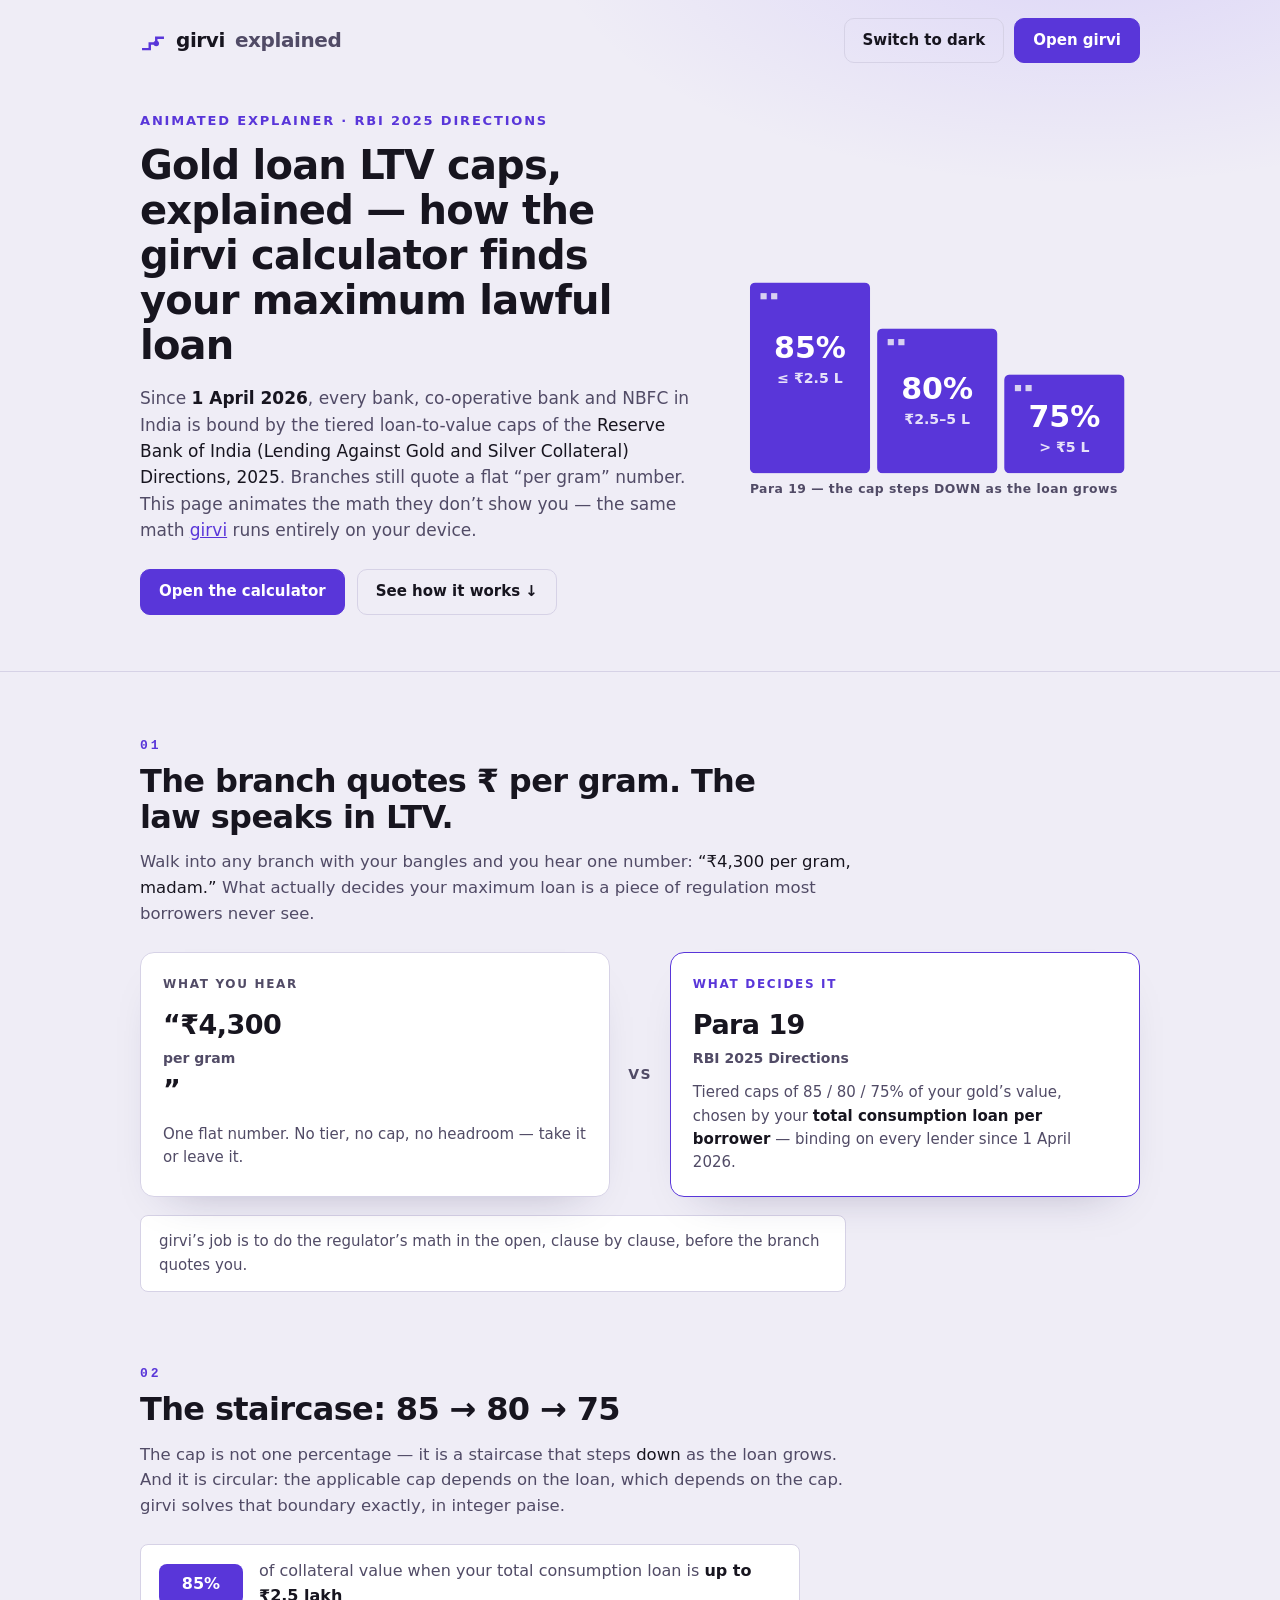
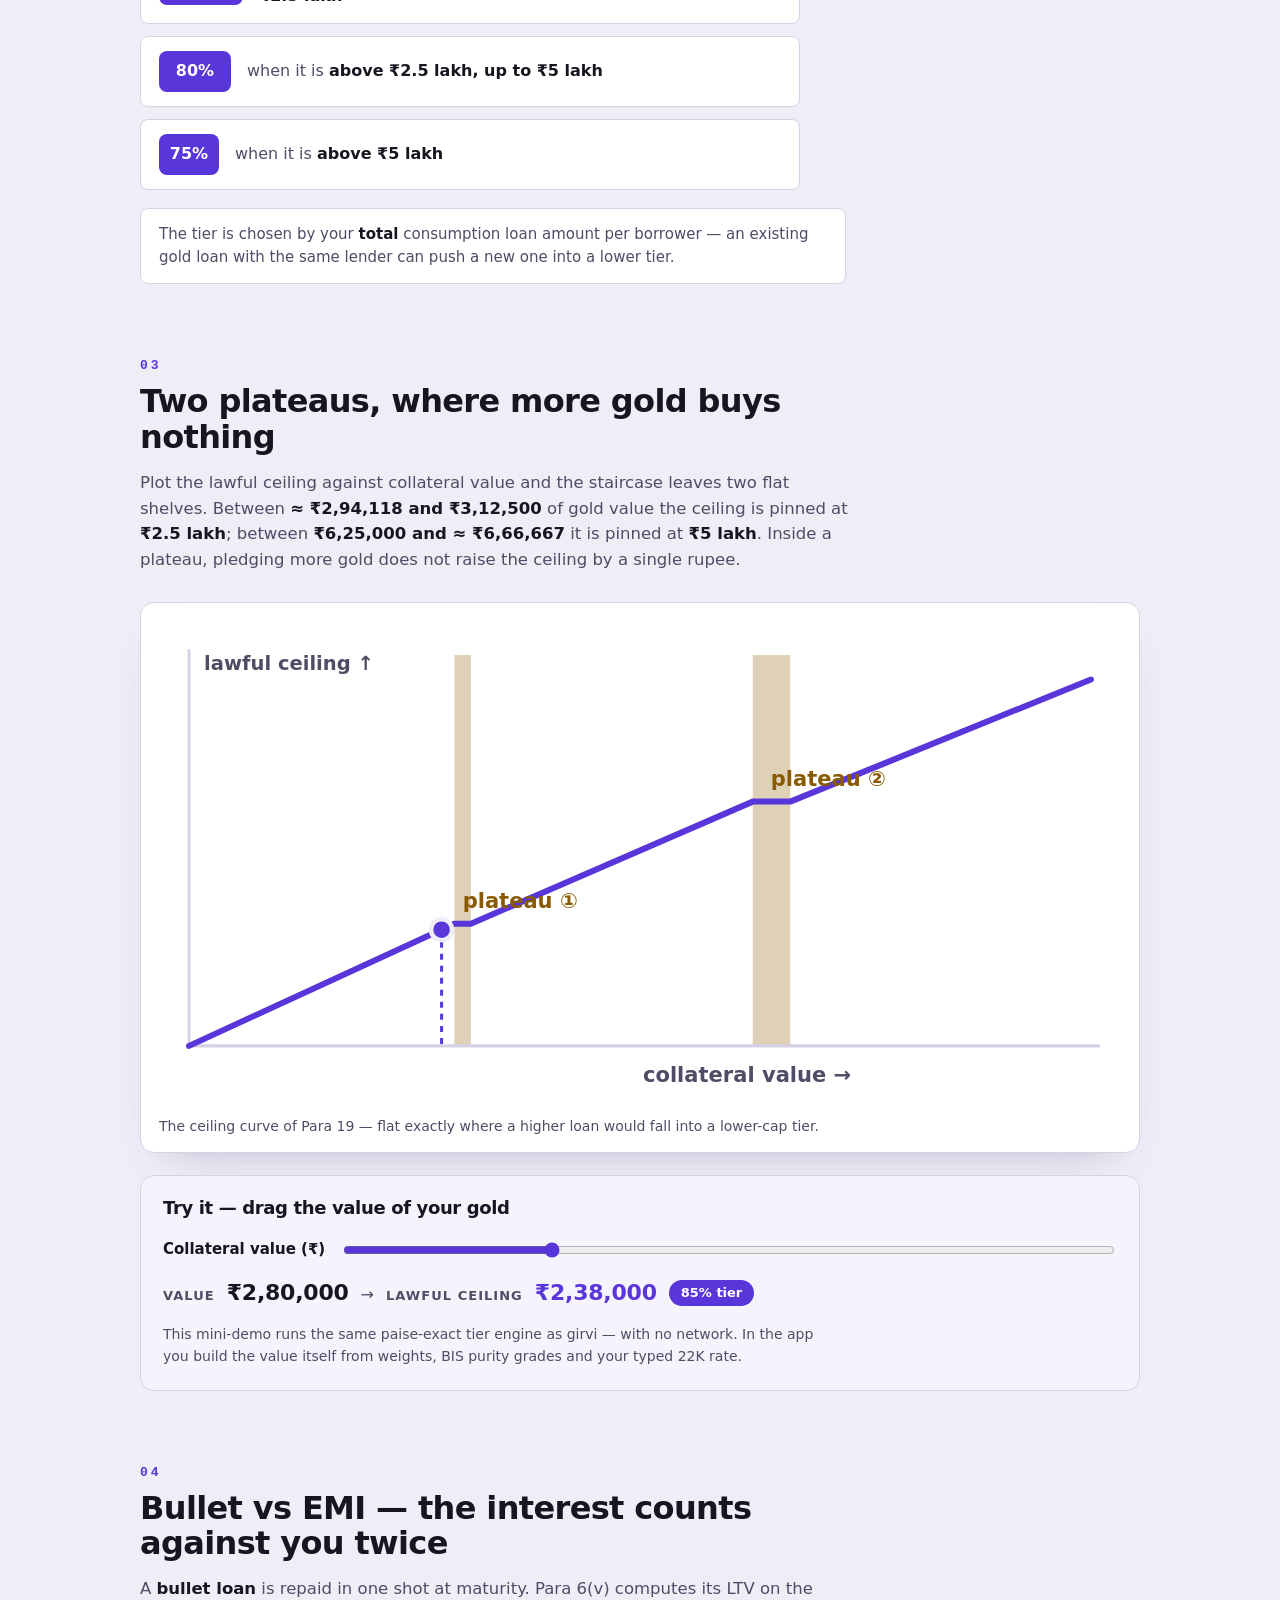
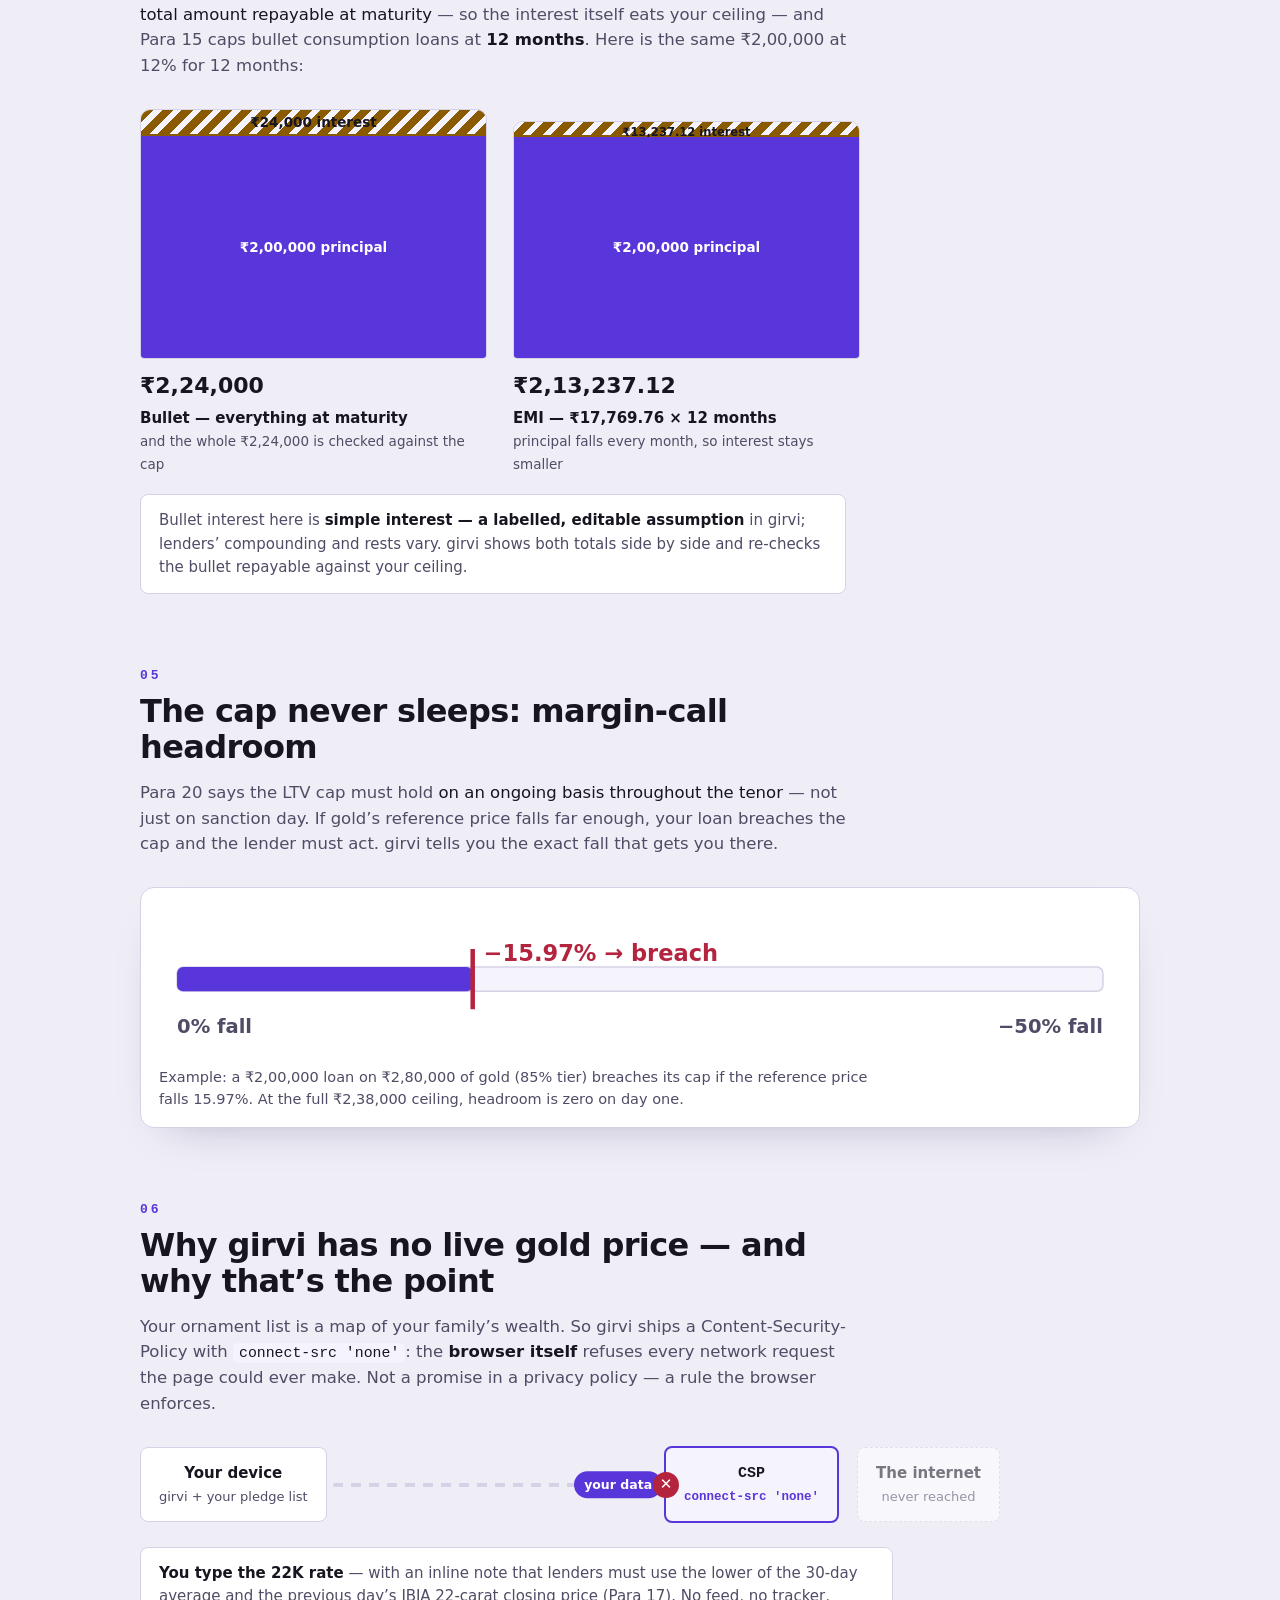
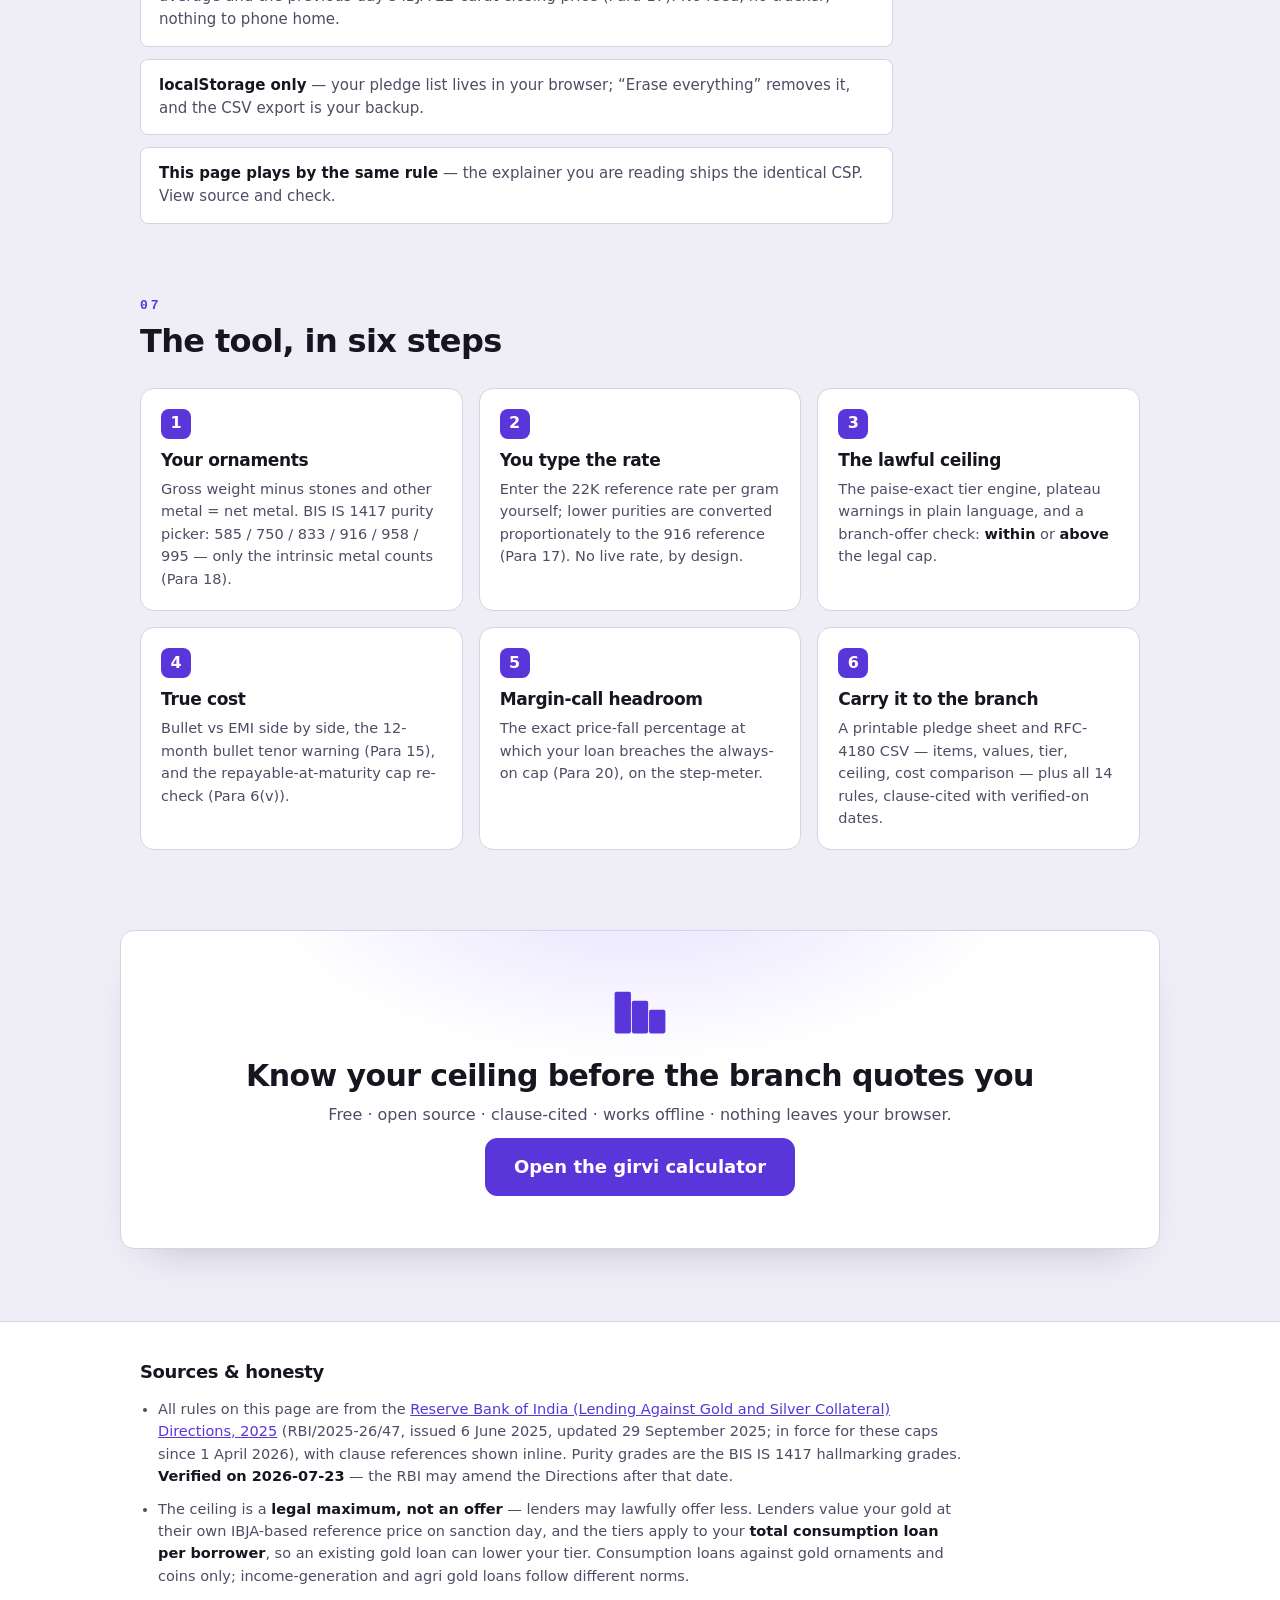
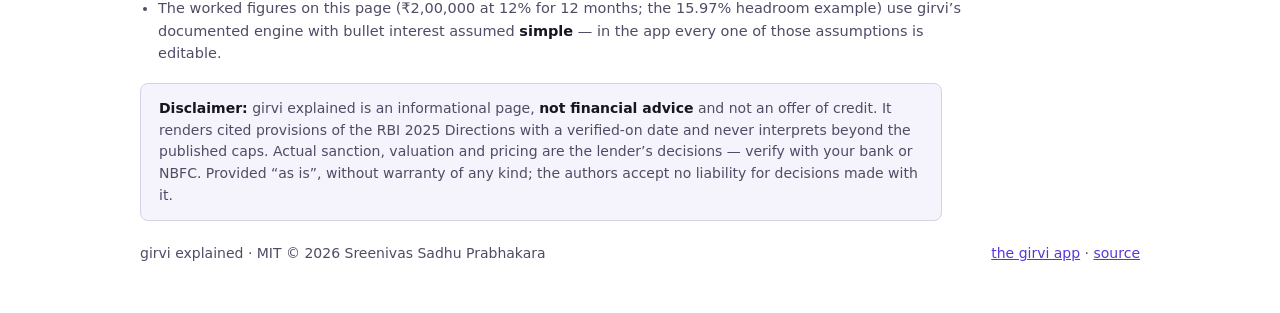
<file: index.html>
<!doctype html>
<html lang="en">
<head>
  <meta charset="utf-8">
  <meta name="viewport" content="width=device-width, initial-scale=1">
  <meta http-equiv="Content-Security-Policy" content="default-src 'self'; connect-src 'none'; img-src 'self' data:; base-uri 'none'; form-action 'none'; frame-ancestors 'none'; object-src 'none'">
  <title>girvi explained — how RBI's tiered gold loan LTV caps work, animated</title>
  <meta name="description" content="Gold loan LTV caps explained with animation: how the RBI 2025 Lending-Against-Gold Directions' tiered 85/80/75% caps, plateau zones, bullet-vs-EMI cost and margin calls really work — and how the girvi calculator computes your lawful ceiling with zero network access.">
  <meta name="color-scheme" content="dark light">
  <link rel="canonical" href="https://sreenivas-sadhu-prabhakara.github.io/girvi-explained/">
  <meta name="robots" content="index, follow, max-image-preview:large">
  <meta name="author" content="Sreenivas Sadhu Prabhakara">
  <meta name="keywords" content="gold loan ltv explained, rbi gold loan rules 2025, gold loan ltv calculator, how gold loan ltv is calculated, rbi ltv caps, gold loan bullet repayment, gold loan margin call, girvi calculator">
  <meta name="theme-color" content="#0E0D12" media="(prefers-color-scheme: dark)">
  <meta name="theme-color" content="#EFEDF6" media="(prefers-color-scheme: light)">

  <!-- Open Graph -->
  <meta property="og:type" content="website">
  <meta property="og:site_name" content="girvi explained">
  <meta property="og:title" content="girvi explained — how RBI's tiered gold loan LTV caps work, animated">
  <meta property="og:description" content="The 85/80/75% staircase, the two plateau zones, bullet vs EMI true cost and margin calls — the RBI 2025 gold-loan rules, animated. Companion to the girvi calculator.">
  <meta property="og:url" content="https://sreenivas-sadhu-prabhakara.github.io/girvi-explained/">
  <meta property="og:locale" content="en_IN">
  <meta property="og:image" content="https://sreenivas-sadhu-prabhakara.github.io/girvi-explained/og-image.png">
  <meta property="og:image:width" content="1200">
  <meta property="og:image:height" content="630">
  <meta property="og:image:alt" content="girvi explained — the 85/80/75 LTV staircase with an annotated plateau, animated gold-loan rules">

  <!-- Twitter -->
  <meta name="twitter:card" content="summary_large_image">
  <meta name="twitter:title" content="girvi explained — how RBI's tiered gold loan LTV caps work, animated">
  <meta name="twitter:description" content="The 85/80/75% staircase, the two plateau zones, bullet vs EMI true cost and margin calls — the RBI 2025 gold-loan rules, animated.">
  <meta name="twitter:image" content="https://sreenivas-sadhu-prabhakara.github.io/girvi-explained/og-image.png">
  <meta name="twitter:image:alt" content="girvi explained — the 85/80/75 LTV staircase with an annotated plateau, animated gold-loan rules">

  <link rel="stylesheet" href="styles.css">
  <link rel="icon" href="favicon.svg" type="image/svg+xml">
  <link rel="apple-touch-icon" href="apple-touch-icon.png">
  <link rel="manifest" href="manifest.webmanifest">

  <!-- Structured data (data blocks; not executable script) -->
  <script type="application/ld+json">
  {
    "@context": "https://schema.org",
    "@type": "WebApplication",
    "name": "girvi explained",
    "description": "An animated, interactive explainer of the RBI (Lending Against Gold and Silver Collateral) Directions, 2025: how the tiered 85/80/75% LTV caps, plateau zones, bullet-vs-EMI cost and margin calls determine the maximum lawful gold loan — with a live drag-the-value ceiling demo. Companion to the girvi calculator; runs fully offline.",
    "url": "https://sreenivas-sadhu-prabhakara.github.io/girvi-explained/",
    "applicationCategory": "EducationalApplication",
    "operatingSystem": "Any (modern web browser)",
    "browserRequirements": "Requires a modern web browser. Readable without JavaScript; the interactive demo needs it.",
    "isAccessibleForFree": true,
    "offers": { "@type": "Offer", "price": "0", "priceCurrency": "INR" },
    "license": "https://opensource.org/licenses/MIT",
    "author": { "@type": "Person", "name": "Sreenivas Sadhu Prabhakara" },
    "softwareVersion": "0.1.0",
    "featureList": [
      "Animated 85/80/75% LTV staircase from the RBI 2025 Directions (Para 19)",
      "Interactive drag-the-value demo of the lawful ceiling, including both plateau zones",
      "Bullet vs EMI true-cost scene with the repayable-at-maturity cap rule (Para 6(v))",
      "Margin-call headroom scene (Para 20: LTV maintained throughout the tenor)",
      "Plain-language walkthrough of the connect-src 'none' no-network privacy guarantee",
      "Every rule clause-cited with a verified-on date; links to the girvi calculator"
    ]
  }
  </script>
  <script type="application/ld+json">
  {
    "@context": "https://schema.org",
    "@type": "FAQPage",
    "mainEntity": [
      {
        "@type": "Question",
        "name": "How is the LTV of a gold loan calculated under the RBI 2025 rules?",
        "acceptedAnswer": {
          "@type": "Answer",
          "text": "Since 1 April 2026, consumption gold loans are capped by tiered loan-to-value ratios under the RBI (Lending Against Gold and Silver Collateral) Directions, 2025: 85% of collateral value where the total consumption loan per borrower is up to ₹2.5 lakh, 80% above ₹2.5 lakh up to ₹5 lakh, and 75% above ₹5 lakh. The tier is chosen by the loan itself, which creates two plateau zones where more gold does not raise the ceiling. This page animates that math; the girvi calculator computes it for your ornaments."
        }
      },
      {
        "@type": "Question",
        "name": "Why is a bullet-repayment gold loan capped lower than an EMI loan?",
        "acceptedAnswer": {
          "@type": "Answer",
          "text": "Because Para 6(v) of the Directions computes bullet-loan LTV on the total amount repayable at maturity — principal plus all interest — not the amount disbursed. Bullet consumption loans are also capped at a 12-month tenor (Para 15). The animation shows the same ₹2,00,000 loan costing ₹2,24,000 bullet vs ₹2,13,237.12 on EMI at 12% for 12 months."
        }
      },
      {
        "@type": "Question",
        "name": "Does this page or the girvi calculator send my data anywhere or use live gold prices?",
        "acceptedAnswer": {
          "@type": "Answer",
          "text": "No. Both pages ship a Content-Security-Policy with connect-src 'none' — the browser itself refuses every network request, so nothing you type can leave your device. There are no live rates by design: in girvi you type the 22-carat reference rate yourself, and the only thing stored is your pledge list, in your own browser's localStorage."
        }
      },
      {
        "@type": "Question",
        "name": "What is a gold loan margin call and when does it happen?",
        "acceptedAnswer": {
          "@type": "Answer",
          "text": "Para 20 of the RBI 2025 Directions requires the LTV cap to be maintained on an ongoing basis throughout the loan's tenor — not just on sanction day. If the reference price of gold falls far enough that your outstanding loan breaches the cap, the lender must act, typically by asking for part-payment or more collateral. girvi shows the exact price-fall percentage at which your loan would breach."
        }
      }
    ]
  }
  </script>
</head>
<body>
  <a class="skip-link" href="#story">Skip to the explainer</a>

  <header class="hero">
    <nav class="topbar" aria-label="Site">
      <span class="brand">
        <svg class="brand__mark" viewBox="0 0 32 32" role="presentation" aria-hidden="true">
          <path d="M4 26 h8 v-7 h8 v-7 h8" fill="none" stroke="currentColor" stroke-width="3" stroke-linecap="square"/>
          <circle cx="20" cy="19" r="3.4" fill="currentColor"/>
        </svg>
        girvi <span class="brand__x">explained</span>
      </span>
      <span class="topbar__actions">
        <button type="button" id="themeToggle" class="btn btn--ghost" aria-pressed="false">Switch to light</button>
        <a class="btn btn--primary topbar__cta" href="https://sreenivas-sadhu-prabhakara.github.io/girvi/">Open girvi</a>
      </span>
    </nav>

    <div class="hero__inner">
      <div class="hero__copy">
        <p class="eyebrow">Animated explainer · RBI 2025 Directions</p>
        <h1>Gold loan LTV caps, explained — how the girvi calculator finds your maximum lawful loan</h1>
        <p class="lede">Since <strong>1 April 2026</strong>, every bank, co-operative bank and NBFC in India is bound by the tiered loan-to-value caps of the <em>Reserve Bank of India (Lending Against Gold and Silver Collateral) Directions, 2025</em>. Branches still quote a flat &ldquo;per gram&rdquo; number. This page animates the math they don&rsquo;t show you — the same math <a href="https://sreenivas-sadhu-prabhakara.github.io/girvi/">girvi</a> runs entirely on your device.</p>
        <p class="hero__cta">
          <a class="btn btn--primary" href="https://sreenivas-sadhu-prabhakara.github.io/girvi/">Open the calculator</a>
          <a class="btn btn--ghost" href="#story">See how it works ↓</a>
        </p>
      </div>

      <figure class="hero__fig scene" aria-hidden="false">
        <svg class="stairsvg" viewBox="0 0 460 310" role="img" aria-label="The LTV staircase: 85 percent up to 2.5 lakh rupees, 80 percent to 5 lakh, 75 percent above 5 lakh">
          <g class="stair stair--1">
            <rect class="stair__block" x="18"  y="64"  width="136" height="216" rx="6"/>
            <rect class="punch" x="30" y="76" width="7" height="7"/><rect class="punch" x="42" y="76" width="7" height="7"/>
            <text class="stair__pct"  x="86"  y="150">85%</text>
            <text class="stair__band" x="86"  y="178">≤ ₹2.5 L</text>
          </g>
          <g class="stair stair--2">
            <rect class="stair__block" x="162" y="116" width="136" height="164" rx="6"/>
            <rect class="punch" x="174" y="128" width="7" height="7"/><rect class="punch" x="186" y="128" width="7" height="7"/>
            <text class="stair__pct"  x="230" y="196">80%</text>
            <text class="stair__band" x="230" y="224">₹2.5–5 L</text>
          </g>
          <g class="stair stair--3">
            <rect class="stair__block" x="306" y="168" width="136" height="112" rx="6"/>
            <rect class="punch" x="318" y="180" width="7" height="7"/><rect class="punch" x="330" y="180" width="7" height="7"/>
            <text class="stair__pct"  x="374" y="228">75%</text>
            <text class="stair__band" x="374" y="256">&gt; ₹5 L</text>
          </g>
          <text class="stair__caption" x="18" y="302">Para 19 — the cap steps DOWN as the loan grows</text>
        </svg>
        <figcaption class="visually-hidden">The tiered LTV staircase from Para 19 of the RBI 2025 Directions.</figcaption>
      </figure>
    </div>
  </header>

  <main id="story">

    <!-- ============ 1. the problem ============ -->
    <section class="chapter scene" aria-labelledby="problemH">
      <p class="chapnum">01</p>
      <h2 id="problemH">The branch quotes ₹ per gram. The law speaks in LTV.</h2>
      <p class="chapter__lede">Walk into any branch with your bangles and you hear one number: <em>&ldquo;₹4,300 per gram, madam.&rdquo;</em> What actually decides your maximum loan is a piece of regulation most borrowers never see.</p>
      <div class="versus">
        <div class="versus__card versus__card--heard anim-slide-l">
          <p class="versus__tag">What you hear</p>
          <p class="versus__big">&ldquo;₹4,300 <span>per gram</span>&rdquo;</p>
          <p class="versus__note">One flat number. No tier, no cap, no headroom — take it or leave it.</p>
        </div>
        <div class="versus__vs" aria-hidden="true">vs</div>
        <div class="versus__card versus__card--law anim-slide-r">
          <p class="versus__tag">What decides it</p>
          <p class="versus__big">Para 19 <span>RBI 2025 Directions</span></p>
          <p class="versus__note">Tiered caps of 85 / 80 / 75% of your gold&rsquo;s value, chosen by your <strong>total consumption loan per borrower</strong> — binding on every lender since 1 April 2026.</p>
        </div>
      </div>
      <p class="chapter__note">girvi&rsquo;s job is to do the regulator&rsquo;s math in the open, clause by clause, before the branch quotes you.</p>
    </section>

    <!-- ============ 2. the staircase ============ -->
    <section class="chapter scene" aria-labelledby="stairH">
      <p class="chapnum">02</p>
      <h2 id="stairH">The staircase: 85 → 80 → 75</h2>
      <p class="chapter__lede">The cap is not one percentage — it is a staircase that steps <em>down</em> as the loan grows. And it is circular: the applicable cap depends on the loan, which depends on the cap. girvi solves that boundary exactly, in integer paise.</p>
      <ul class="tierlist">
        <li class="tierlist__item anim-pop"><span class="tierchip tierchip--1">85%</span><span>of collateral value when your total consumption loan is <strong>up to ₹2.5 lakh</strong></span></li>
        <li class="tierlist__item anim-pop"><span class="tierchip tierchip--2">80%</span><span>when it is <strong>above ₹2.5 lakh, up to ₹5 lakh</strong></span></li>
        <li class="tierlist__item anim-pop"><span class="tierchip tierchip--3">75%</span><span>when it is <strong>above ₹5 lakh</strong></span></li>
      </ul>
      <p class="chapter__note">The tier is chosen by your <strong>total</strong> consumption loan amount per borrower — an existing gold loan with the same lender can push a new one into a lower tier.</p>
    </section>

    <!-- ============ 3. the ceiling curve + interactive demo ============ -->
    <section class="chapter scene" aria-labelledby="curveH">
      <p class="chapnum">03</p>
      <h2 id="curveH">Two plateaus, where more gold buys nothing</h2>
      <p class="chapter__lede">Plot the lawful ceiling against collateral value and the staircase leaves two flat shelves. Between <strong>≈ ₹2,94,118 and ₹3,12,500</strong> of gold value the ceiling is pinned at <strong>₹2.5 lakh</strong>; between <strong>₹6,25,000 and ≈ ₹6,66,667</strong> it is pinned at <strong>₹5 lakh</strong>. Inside a plateau, pledging more gold does not raise the ceiling by a single rupee.</p>

      <figure class="curvefig">
        <svg class="curvesvg" viewBox="0 0 640 320" role="img" aria-label="Graph of the lawful ceiling against collateral value, showing two flat plateau shelves">
          <rect class="curve__band" x="196.5" y="20" width="11" height="260"/>
          <rect class="curve__band" x="395"   y="20" width="25" height="260"/>
          <line class="curve__axis" x1="20" y1="280" x2="626" y2="280"/>
          <line class="curve__axis" x1="20" y1="280" x2="20"  y2="16"/>
          <path id="ceilPath" class="curve__line" d="M20 280 L196.5 198.75 L207.5 198.75 L395 117.5 L420 117.5 L620 36.25" pathLength="100"/>
          <text class="curve__lab curve__lab--p" x="202" y="188">plateau ①</text>
          <text class="curve__lab curve__lab--p" x="407" y="107">plateau ②</text>
          <text class="curve__lab" x="322" y="304">collateral value →</text>
          <text class="curve__lab curve__lab--y" x="30" y="30">lawful ceiling ↑</text>
          <g id="demoMarker" class="curve__marker">
            <line id="demoDropX" x1="188" y1="202.65" x2="188" y2="280"/>
            <circle id="demoDot" cx="188" cy="202.65" r="7"/>
          </g>
        </svg>
        <figcaption class="curvefig__cap">The ceiling curve of Para 19 — flat exactly where a higher loan would fall into a lower-cap tier.</figcaption>
      </figure>

      <div class="demo" aria-labelledby="demoH">
        <h3 id="demoH">Try it — drag the value of your gold</h3>
        <div class="demo__row">
          <label class="demo__label" for="demoValue">Collateral value (₹)</label>
          <input type="range" id="demoValue" min="20000" max="1000000" step="1000" value="280000"
                 aria-describedby="demoOut">
        </div>
        <div class="demo__out" id="demoOut" aria-live="polite">
          <p class="demo__figure"><span class="demo__k">Value</span> <output id="demoV" for="demoValue">₹2,80,000</output><span class="demo__arrow" aria-hidden="true">→</span><span class="demo__k">Lawful ceiling</span> <output id="demoC" for="demoValue">₹2,38,000</output> <span class="demo__tier" id="demoT">85% tier</span></p>
          <p class="demo__plateau" id="demoP" hidden></p>
        </div>
        <p class="demo__note">This mini-demo runs the same paise-exact tier engine as girvi — with no network. In the app you build the value itself from weights, BIS purity grades and your typed 22K rate.</p>
      </div>
    </section>

    <!-- ============ 4. bullet vs EMI ============ -->
    <section class="chapter scene" aria-labelledby="costH">
      <p class="chapnum">04</p>
      <h2 id="costH">Bullet vs EMI — the interest counts against you twice</h2>
      <p class="chapter__lede">A <strong>bullet loan</strong> is repaid in one shot at maturity. Para 6(v) computes its LTV on the <em>total amount repayable at maturity</em> — so the interest itself eats your ceiling — and Para 15 caps bullet consumption loans at <strong>12 months</strong>. Here is the same ₹2,00,000 at 12% for 12 months:</p>

      <div class="bars" role="img" aria-label="Bar comparison: bullet total repayable 2,24,000 rupees of which 24,000 interest, versus EMI total 2,13,237.12 rupees of which 13,237.12 interest">
        <div class="bars__col">
          <div class="bar bar--bullet">
            <div class="bar__seg bar__seg--int bar__seg--bint"><span>₹24,000 interest</span></div>
            <div class="bar__seg bar__seg--prin bar__seg--bprin"><span>₹2,00,000 principal</span></div>
          </div>
          <p class="bar__total">₹2,24,000</p>
          <p class="bar__name">Bullet — everything at maturity<br><span>and the whole ₹2,24,000 is checked against the cap</span></p>
        </div>
        <div class="bars__col">
          <div class="bar bar--emi">
            <div class="bar__seg bar__seg--int bar__seg--eint"><span>₹13,237.12 interest</span></div>
            <div class="bar__seg bar__seg--prin bar__seg--eprin"><span>₹2,00,000 principal</span></div>
          </div>
          <p class="bar__total">₹2,13,237.12</p>
          <p class="bar__name">EMI — ₹17,769.76 × 12 months<br><span>principal falls every month, so interest stays smaller</span></p>
        </div>
      </div>
      <p class="chapter__note">Bullet interest here is <strong>simple interest — a labelled, editable assumption</strong> in girvi; lenders&rsquo; compounding and rests vary. girvi shows both totals side by side and re-checks the bullet repayable against your ceiling.</p>
    </section>

    <!-- ============ 5. margin call ============ -->
    <section class="chapter scene" aria-labelledby="marginH">
      <p class="chapnum">05</p>
      <h2 id="marginH">The cap never sleeps: margin-call headroom</h2>
      <p class="chapter__lede">Para 20 says the LTV cap must hold <em>on an ongoing basis throughout the tenor</em> — not just on sanction day. If gold&rsquo;s reference price falls far enough, your loan breaches the cap and the lender must act. girvi tells you the exact fall that gets you there.</p>

      <figure class="meterfig">
        <svg class="metersvg" viewBox="0 0 640 96" role="img" aria-label="Headroom meter: a 2 lakh rupee loan on 2.8 lakh rupees of gold breaches the cap after a 15.97 percent price fall">
          <rect class="meter__track" x="12" y="38" width="616" height="16" rx="4"/>
          <rect class="meter__fill"  x="12" y="38" width="196.7" height="16" rx="4"/>
          <g class="meter__mark">
            <line x1="208.7" y1="26" x2="208.7" y2="66"/>
            <text x="216" y="34">−15.97% → breach</text>
          </g>
          <text class="meter__lab" x="12"  y="82">0% fall</text>
          <text class="meter__lab meter__lab--end" x="628" y="82">−50% fall</text>
        </svg>
        <figcaption class="meterfig__cap">Example: a ₹2,00,000 loan on ₹2,80,000 of gold (85% tier) breaches its cap if the reference price falls 15.97%. At the full ₹2,38,000 ceiling, headroom is zero on day one.</figcaption>
      </figure>
    </section>

    <!-- ============ 6. privacy ============ -->
    <section class="chapter scene chapter--priv" aria-labelledby="privH">
      <p class="chapnum">06</p>
      <h2 id="privH">Why girvi has no live gold price — and why that&rsquo;s the point</h2>
      <p class="chapter__lede">Your ornament list is a map of your family&rsquo;s wealth. So girvi ships a Content-Security-Policy with <code>connect-src 'none'</code>: the <strong>browser itself</strong> refuses every network request the page could ever make. Not a promise in a privacy policy — a rule the browser enforces.</p>

      <div class="privline" aria-hidden="true">
        <div class="priv__node">Your device<br><span>girvi + your pledge list</span></div>
        <div class="priv__wire"><div class="priv__packet">your data</div></div>
        <div class="priv__shield"><span class="priv__x">✕</span>CSP<br><span>connect-src 'none'</span></div>
        <div class="priv__node priv__node--dim">The internet<br><span>never reached</span></div>
      </div>
      <p class="visually-hidden">Diagram: data leaving your device is blocked by the browser's Content-Security-Policy shield before it can ever reach the internet.</p>

      <ul class="privlist">
        <li><strong>You type the 22K rate</strong> — with an inline note that lenders must use the lower of the 30-day average and the previous day&rsquo;s IBJA 22-carat closing price (Para 17). No feed, no tracker, nothing to phone home.</li>
        <li><strong>localStorage only</strong> — your pledge list lives in your browser; &ldquo;Erase everything&rdquo; removes it, and the CSV export is your backup.</li>
        <li><strong>This page plays by the same rule</strong> — the explainer you are reading ships the identical CSP. View source and check.</li>
      </ul>
    </section>

    <!-- ============ 7. feature tour ============ -->
    <section class="chapter scene" aria-labelledby="tourH">
      <p class="chapnum">07</p>
      <h2 id="tourH">The tool, in six steps</h2>
      <div class="tour">
        <div class="tour__card anim-pop"><p class="tour__n">1</p><h3>Your ornaments</h3><p>Gross weight minus stones and other metal = net metal. BIS IS&nbsp;1417 purity picker: 585 / 750 / 833 / 916 / 958 / 995 — only the intrinsic metal counts (Para 18).</p></div>
        <div class="tour__card anim-pop"><p class="tour__n">2</p><h3>You type the rate</h3><p>Enter the 22K reference rate per gram yourself; lower purities are converted proportionately to the 916 reference (Para 17). No live rate, by design.</p></div>
        <div class="tour__card anim-pop"><p class="tour__n">3</p><h3>The lawful ceiling</h3><p>The paise-exact tier engine, plateau warnings in plain language, and a branch-offer check: <em>within</em> or <em>above</em> the legal cap.</p></div>
        <div class="tour__card anim-pop"><p class="tour__n">4</p><h3>True cost</h3><p>Bullet vs EMI side by side, the 12-month bullet tenor warning (Para 15), and the repayable-at-maturity cap re-check (Para 6(v)).</p></div>
        <div class="tour__card anim-pop"><p class="tour__n">5</p><h3>Margin-call headroom</h3><p>The exact price-fall percentage at which your loan breaches the always-on cap (Para 20), on the step-meter.</p></div>
        <div class="tour__card anim-pop"><p class="tour__n">6</p><h3>Carry it to the branch</h3><p>A printable pledge sheet and RFC-4180 CSV — items, values, tier, ceiling, cost comparison — plus all 14 rules, clause-cited with verified-on dates.</p></div>
      </div>
    </section>

    <!-- ============ CTA ============ -->
    <section class="ctaband scene" aria-labelledby="ctaH">
      <svg class="ctaband__mark" viewBox="0 0 64 64" aria-hidden="true">
        <g class="ctaband__steps">
          <rect x="4"  y="14" width="18" height="46" rx="2"/>
          <rect x="23" y="24" width="18" height="36" rx="2"/>
          <rect x="42" y="34" width="18" height="26" rx="2"/>
        </g>
      </svg>
      <h2 id="ctaH">Know your ceiling before the branch quotes you</h2>
      <p>Free · open source · clause-cited · works offline · nothing leaves your browser.</p>
      <p class="ctaband__btnrow"><a class="btn btn--big" href="https://sreenivas-sadhu-prabhakara.github.io/girvi/">Open the girvi calculator</a></p>
    </section>
  </main>

  <footer class="foot">
    <div class="foot__inner">
      <h2 class="foot__h">Sources &amp; honesty</h2>
      <ul class="foot__sources">
        <li>All rules on this page are from the <a href="https://www.rbi.org.in/Scripts/NotificationUser.aspx?Id=12859&amp;Mode=0" rel="noopener">Reserve Bank of India (Lending Against Gold and Silver Collateral) Directions, 2025</a> (RBI/2025-26/47, issued 6 June 2025, updated 29 September 2025; in force for these caps since 1 April 2026), with clause references shown inline. Purity grades are the BIS IS&nbsp;1417 hallmarking grades. <strong>Verified on 2026-07-23</strong> — the RBI may amend the Directions after that date.</li>
        <li>The ceiling is a <strong>legal maximum, not an offer</strong> — lenders may lawfully offer less. Lenders value your gold at their own IBJA-based reference price on sanction day, and the tiers apply to your <strong>total consumption loan per borrower</strong>, so an existing gold loan can lower your tier. Consumption loans against gold ornaments and coins only; income-generation and agri gold loans follow different norms.</li>
        <li>The worked figures on this page (₹2,00,000 at 12% for 12 months; the 15.97% headroom example) use girvi&rsquo;s documented engine with bullet interest assumed <strong>simple</strong> — in the app every one of those assumptions is editable.</li>
      </ul>
      <p class="foot__disclaimer"><strong>Disclaimer:</strong> girvi explained is an informational page, <strong>not financial advice</strong> and not an offer of credit. It renders cited provisions of the RBI 2025 Directions with a verified-on date and never interprets beyond the published caps. Actual sanction, valuation and pricing are the lender&rsquo;s decisions — verify with your bank or NBFC. Provided &ldquo;as is&rdquo;, without warranty of any kind; the authors accept no liability for decisions made with it.</p>
      <p class="foot__meta">
        <span>girvi explained · MIT © 2026 Sreenivas Sadhu Prabhakara</span>
        <span><a href="https://sreenivas-sadhu-prabhakara.github.io/girvi/">the girvi app</a> · <a href="https://github.com/Sreenivas-Sadhu-Prabhakara/girvi-explained" rel="noopener">source</a></span>
      </p>
    </div>
  </footer>

  <script src="data/tiers.js"></script>
  <script src="app.js"></script>
</body>
</html>
</file>
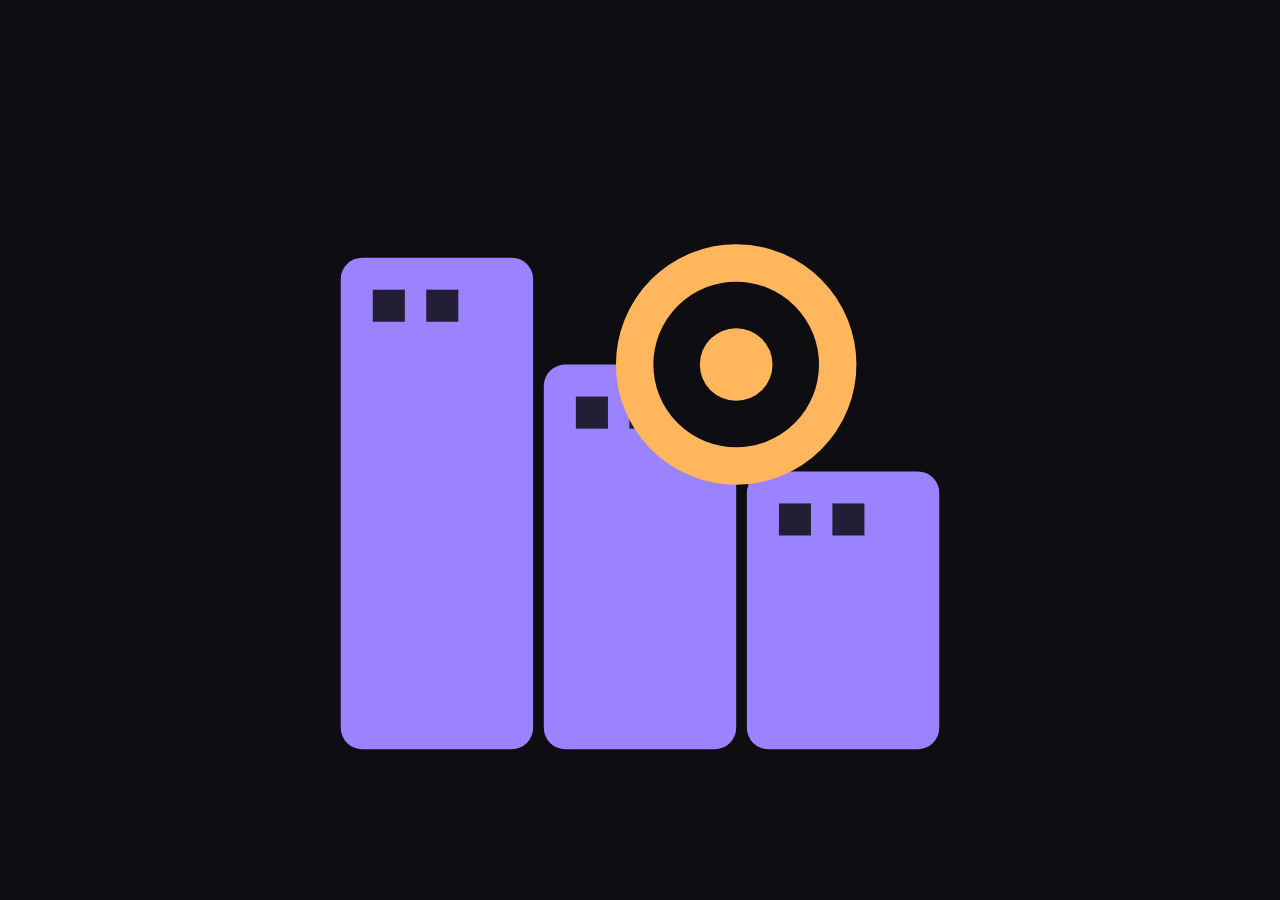
<file: assets/icon.html>
<!doctype html>
<html lang="en">
<head>
<meta charset="utf-8">
<style>
  * { box-sizing: border-box; margin: 0; padding: 0; }
  html, body { width: 100%; height: 100%; overflow: hidden; background: #0E0D12; }
  body { display: grid; place-items: center; }
  /* 12% safe padding each side — mark fills the middle 76vmin */
  .mark { width: 76vmin; height: 76vmin; display: block; }
</style>
</head>
<body>
  <!-- the girvi staircase, annotated: the explainer's lens dot on the plateau -->
  <svg class="mark" viewBox="0 0 64 64" aria-hidden="true">
    <g fill="#9B82FF">
      <rect x="4"  y="14" width="18" height="46" rx="2"/>
      <rect x="23" y="24" width="18" height="36" rx="2"/>
      <rect x="42" y="34" width="18" height="26" rx="2"/>
    </g>
    <g fill="#0E0D12" opacity="0.85">
      <rect x="7"  y="17" width="3" height="3"/><rect x="12" y="17" width="3" height="3"/>
      <rect x="26" y="27" width="3" height="3"/><rect x="31" y="27" width="3" height="3"/>
      <rect x="45" y="37" width="3" height="3"/><rect x="50" y="37" width="3" height="3"/>
    </g>
    <circle cx="41" cy="24" r="9.5" fill="#0E0D12"/>
    <circle cx="41" cy="24" r="9.5" fill="none" stroke="#FFB65C" stroke-width="3.5"/>
    <circle cx="41" cy="24" r="3.4" fill="#FFB65C"/>
  </svg>
</body>
</html>
</file>
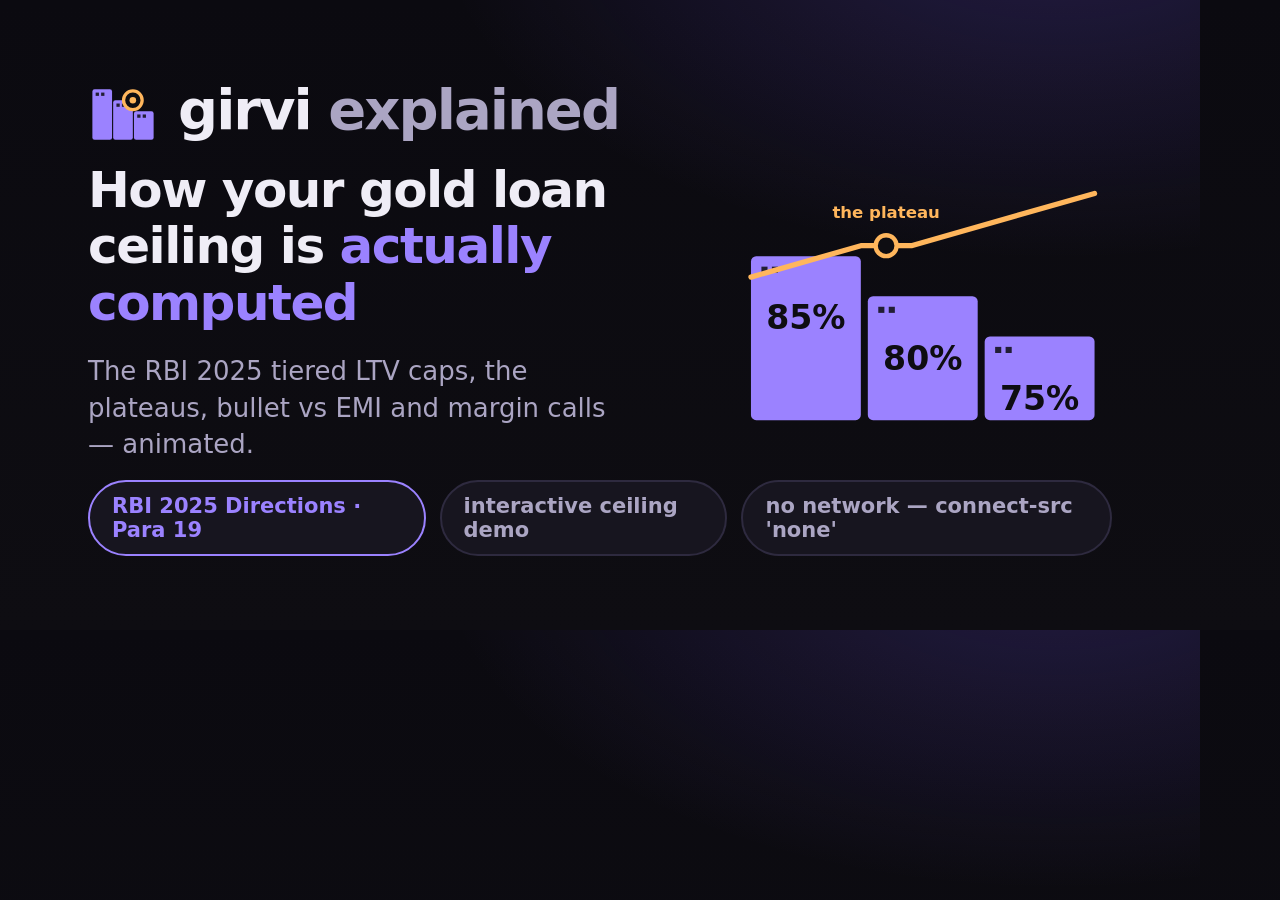
<file: assets/og.html>
<!doctype html>
<html lang="en">
<head>
<meta charset="utf-8">
<style>
  :root {
    --bg: #0E0D12;
    --card: #17151F;
    --line: #2E2A3F;
    --text: #EFEDF6;
    --muted: #ABA5C3;
    --violet: #9B82FF;
    --warn: #FFB65C;
    --ink: #0E0D12;
    --sans: system-ui, -apple-system, "Segoe UI", Roboto, Helvetica, Arial, sans-serif;
  }
  * { box-sizing: border-box; margin: 0; padding: 0; }
  html, body { width: 1200px; height: 630px; overflow: hidden; }
  body {
    position: relative;
    background:
      radial-gradient(1000px 560px at 88% -14%, rgba(124, 92, 255, 0.22), transparent 62%),
      linear-gradient(180deg, #0B0A10 0%, #0E0D12 100%);
    font-family: var(--sans);
    color: var(--text);
    -webkit-font-smoothing: antialiased;
  }
  .frame {
    position: absolute; inset: 0;
    padding: 74px 88px;
    display: flex; flex-direction: column; justify-content: space-between;
  }
  .brand { display: flex; align-items: center; gap: 20px; }
  .mark { width: 70px; height: 70px; }
  .wordmark { font-size: 56px; font-weight: 800; letter-spacing: -0.035em; }
  .wordmark span { font-weight: 550; color: var(--muted); }

  .mid { display: flex; align-items: center; gap: 64px; }
  .headline { max-width: 585px; }
  .headline h1 {
    font-size: 50px; font-weight: 800; letter-spacing: -0.03em; line-height: 1.13;
  }
  .headline .v { color: var(--violet); }
  .headline p {
    margin-top: 22px;
    font-size: 26px; font-weight: 500; color: var(--muted); line-height: 1.4;
    max-width: 32ch;
  }

  /* the ceiling curve over the staircase — the explainer's annotated motif */
  .fig { width: 430px; height: 320px; }
  .fig text {
    font-family: var(--sans); font-weight: 800;
    font-variant-numeric: tabular-nums;
  }
  .fig .pct { font-size: 38px; fill: var(--ink); }
  .fig .plab { font-size: 19px; font-weight: 750; fill: var(--warn); }

  .chips { display: flex; gap: 14px; }
  .chip {
    padding: 12px 22px;
    border-radius: 999px;
    border: 2px solid var(--line);
    background: var(--card);
    color: var(--muted);
    font-size: 21px; font-weight: 650;
  }
  .chip--v { border-color: var(--violet); color: var(--violet); }
</style>
</head>
<body>
  <div class="frame">
    <div class="brand">
      <svg class="mark" viewBox="0 0 64 64" aria-hidden="true">
        <g fill="#9B82FF">
          <rect x="4"  y="14" width="18" height="46" rx="2"/>
          <rect x="23" y="24" width="18" height="36" rx="2"/>
          <rect x="42" y="34" width="18" height="26" rx="2"/>
        </g>
        <g fill="#0E0D12" opacity="0.85">
          <rect x="7"  y="17" width="3" height="3"/><rect x="12" y="17" width="3" height="3"/>
          <rect x="26" y="27" width="3" height="3"/><rect x="31" y="27" width="3" height="3"/>
          <rect x="45" y="37" width="3" height="3"/><rect x="50" y="37" width="3" height="3"/>
        </g>
        <circle cx="41" cy="24" r="8.5" fill="#0E0D12"/>
        <circle cx="41" cy="24" r="8.5" fill="none" stroke="#FFB65C" stroke-width="3"/>
        <circle cx="41" cy="24" r="3" fill="#FFB65C"/>
      </svg>
      <div class="wordmark">girvi <span>explained</span></div>
    </div>

    <div class="mid">
      <div class="headline">
        <h1>How your gold loan ceiling is <span class="v">actually computed</span></h1>
        <p>The RBI 2025 tiered LTV caps, the plateaus, bullet vs EMI and margin calls — animated.</p>
      </div>
      <svg class="fig" viewBox="0 0 430 320" aria-hidden="true">
        <!-- staircase -->
        <g fill="#9B82FF">
          <rect x="16"  y="96"  width="126" height="188" rx="6"/>
          <rect x="150" y="142" width="126" height="142" rx="6"/>
          <rect x="284" y="188" width="126" height="96"  rx="6"/>
        </g>
        <g fill="#0E0D12" opacity="0.85">
          <rect x="28"  y="108" width="7" height="7"/><rect x="40"  y="108" width="7" height="7"/>
          <rect x="162" y="154" width="7" height="7"/><rect x="174" y="154" width="7" height="7"/>
          <rect x="296" y="200" width="7" height="7"/><rect x="308" y="200" width="7" height="7"/>
        </g>
        <text class="pct" x="79"  y="180" text-anchor="middle">85%</text>
        <text class="pct" x="213" y="226" text-anchor="middle">80%</text>
        <text class="pct" x="347" y="272" text-anchor="middle">75%</text>
        <!-- annotated ceiling curve with plateau shelf -->
        <path d="M16 60 L142 24 L200 24 L410 -36" fill="none" stroke="#FFB65C" stroke-width="6" stroke-linecap="round" stroke-linejoin="round" transform="translate(0,60)"/>
        <circle cx="171" cy="84" r="12" fill="#0E0D12"/>
        <circle cx="171" cy="84" r="12" fill="none" stroke="#FFB65C" stroke-width="5"/>
        <text class="plab" x="171" y="52" text-anchor="middle">the plateau</text>
      </svg>
    </div>

    <div class="chips">
      <span class="chip chip--v">RBI 2025 Directions · Para 19</span>
      <span class="chip">interactive ceiling demo</span>
      <span class="chip">no network — connect-src 'none'</span>
    </div>
  </div>
</body>
</html>
</file>
<file: styles.css>
/* ============================================================
   girvi explained — same family as girvi: off-black + electric
   violet, the hallmark-punched 85/80/75 LTV staircase as THE
   motif. All animation is CSS-only, triggered by a .inview
   class from an IntersectionObserver; every element's DEFAULT
   state is its final, legible state — so no-JS and
   prefers-reduced-motion both read perfectly.
   ============================================================ */

:root {
  --bg:        #0E0D12;
  --card:      #17151F;
  --card2:     #1E1B2A;
  --line:      #2E2A3F;
  --text:      #EFEDF6;
  --muted:     #ABA5C3;
  --accent:    #9B82FF;   /* AA on --bg (≈6.3:1) */
  --accent-ink:#0E0D12;
  --warn:      #FFB65C;
  --warn-ink:  #2A1D05;
  --ok:        #7FD8A5;
  --danger:    #FF8FA3;

  --sans: system-ui, -apple-system, "Segoe UI", Roboto, Helvetica, Arial, sans-serif;
  --mono: ui-monospace, "SF Mono", Menlo, Consolas, "Liberation Mono", monospace;

  --radius: 14px;
  --radius-sm: 8px;
  --wrap: 1040px;
  --shadow: 0 20px 48px -28px rgba(0, 0, 0, 0.75);
  --ease: cubic-bezier(0.22, 0.61, 0.36, 1);
}

[data-theme="light"] {
  --bg:     #EFEDF6;
  --card:   #FFFFFF;
  --card2:  #F5F3FB;
  --line:   #D6D2E6;
  --text:   #17151F;
  --muted:  #514B66;
  --accent: #5936D9;      /* AA on light paper (≈6.1:1) */
  --accent-ink: #FFFFFF;
  --warn:   #8A5A00;
  --warn-ink: #FFFFFF;
  --ok:     #1B6E43;
  --danger: #B4243F;
  --shadow: 0 20px 44px -30px rgba(35, 25, 80, 0.35);
}

* { box-sizing: border-box; }
html { -webkit-text-size-adjust: 100%; scroll-behavior: smooth; }
@media (prefers-reduced-motion: reduce) {
  html { scroll-behavior: auto; }
  *, *::before, *::after { animation: none !important; transition: none !important; }
}

body {
  margin: 0;
  background: var(--bg);
  color: var(--text);
  font-family: var(--sans);
  font-size: 16px;
  line-height: 1.55;
  -webkit-font-smoothing: antialiased;
}

h1, h2, h3 { margin: 0; font-weight: 750; letter-spacing: -0.02em; line-height: 1.12; }
p { margin: 0; }
code { font-family: var(--mono); font-size: 0.9em; background: var(--card2); padding: 2px 6px; border-radius: 5px; }
output { font-variant-numeric: tabular-nums; }

a { color: var(--accent); }
a:focus-visible, button:focus-visible, input:focus-visible {
  outline: 3px solid var(--accent);
  outline-offset: 2px;
  border-radius: 4px;
}

.visually-hidden {
  position: absolute; width: 1px; height: 1px;
  margin: -1px; padding: 0; overflow: hidden;
  clip: rect(0 0 0 0); white-space: nowrap; border: 0;
}

.skip-link {
  position: absolute; left: 14px; top: -64px; z-index: 60;
  background: var(--accent); color: var(--accent-ink);
  padding: 10px 16px; border-radius: 10px;
  font-weight: 700; text-decoration: none;
  transition: top 0.15s var(--ease);
}
.skip-link:focus { top: 12px; }

/* ---------- buttons ---------- */

.btn {
  display: inline-flex; align-items: center; justify-content: center; gap: 8px;
  font: inherit; font-weight: 700; font-size: 15px;
  padding: 10px 18px; border-radius: 10px;
  border: 1px solid var(--line);
  background: var(--card); color: var(--text);
  cursor: pointer; text-decoration: none;
  transition: transform 0.12s var(--ease), background 0.12s var(--ease);
}
.btn:hover { transform: translateY(-1px); }
.btn--primary { background: var(--accent); border-color: var(--accent); color: var(--accent-ink); }
.btn--ghost { background: transparent; }
.btn--big { background: var(--accent); border-color: var(--accent); color: var(--accent-ink); font-size: 18px; padding: 14px 28px; border-radius: 12px; }

/* ---------- hero ---------- */

.hero {
  border-bottom: 1px solid var(--line);
  background:
    radial-gradient(900px 420px at 85% -10%, rgba(124, 92, 255, 0.16), transparent 60%),
    var(--bg);
}
.topbar {
  max-width: var(--wrap); margin: 0 auto;
  padding: 18px 20px 0;
  display: flex; justify-content: space-between; align-items: center; gap: 12px; flex-wrap: wrap;
}
.topbar__actions { display: inline-flex; gap: 10px; align-items: center; }
.brand {
  display: inline-flex; align-items: center; gap: 10px;
  font-weight: 800; font-size: 20px; letter-spacing: -0.02em;
}
.brand__mark { width: 26px; height: 26px; color: var(--accent); }
.brand__x { font-weight: 550; color: var(--muted); }

.hero__inner {
  max-width: var(--wrap); margin: 0 auto;
  padding: 48px 20px 56px;
  display: grid; grid-template-columns: minmax(0, 1.15fr) minmax(0, 0.85fr);
  gap: 44px; align-items: center;
}
.eyebrow {
  font-size: 13px; font-weight: 700; letter-spacing: 0.14em;
  text-transform: uppercase; color: var(--accent);
}
.hero h1 { margin-top: 12px; font-size: clamp(26px, 4.2vw, 40px); max-width: 24ch; }
.lede { margin-top: 18px; color: var(--muted); font-size: 17px; max-width: 56ch; }
.lede strong, .lede em { color: var(--text); font-style: normal; }
.hero__cta { margin-top: 26px; display: flex; gap: 12px; flex-wrap: wrap; }
.hero__fig { margin: 0; }

/* the staircase SVG */
.stairsvg { width: 100%; height: auto; display: block; }
.stair__block { fill: var(--accent); }
.punch { fill: var(--bg); opacity: 0.85; }
.stair__pct {
  fill: var(--accent-ink); font-family: var(--sans); font-weight: 800;
  font-size: 34px; text-anchor: middle; font-variant-numeric: tabular-nums;
}
.stair__band {
  fill: var(--accent-ink); font-family: var(--sans); font-weight: 650;
  font-size: 16px; text-anchor: middle; opacity: 0.85;
}
.stair__caption { fill: var(--muted); font-family: var(--sans); font-size: 14px; font-weight: 600; letter-spacing: 0.04em; }

/* staircase entrance: steps rise from the floor */
.stair { transform-origin: center 280px; }
.scene.inview .stair { animation: stairRise 0.7s var(--ease) both; }
.scene.inview .stair--2 { animation-delay: 0.18s; }
.scene.inview .stair--3 { animation-delay: 0.36s; }
@keyframes stairRise {
  from { transform: translateY(40px) scaleY(0.02); opacity: 0; }
  60%  { opacity: 1; }
  to   { transform: none; opacity: 1; }
}

/* ---------- chapters ---------- */

main { display: block; }
.chapter {
  max-width: var(--wrap); margin: 0 auto;
  padding: 64px 20px 8px;
}
.chapnum {
  font-family: var(--mono); font-weight: 700; font-size: 13px;
  letter-spacing: 0.22em; color: var(--accent);
}
.chapter h2 { margin-top: 8px; font-size: clamp(22px, 3.2vw, 32px); max-width: 30ch; }
.chapter__lede { margin-top: 14px; color: var(--muted); max-width: 68ch; font-size: 16.5px; }
.chapter__lede strong, .chapter__lede em { color: var(--text); font-style: normal; }
.chapter__note {
  margin-top: 18px; padding: 14px 18px;
  background: var(--card); border: 1px solid var(--line); border-radius: var(--radius-sm);
  color: var(--muted); max-width: 74ch; font-size: 15px;
}
.chapter__note strong { color: var(--text); }

/* generic entrance animations (defaults are the FINAL state) */
.scene.inview .anim-slide-l { animation: slideL 0.6s var(--ease) both; }
.scene.inview .anim-slide-r { animation: slideR 0.6s var(--ease) 0.15s both; }
.scene.inview .anim-pop { animation: pop 0.55s var(--ease) both; }
.scene.inview .anim-pop:nth-child(2) { animation-delay: 0.12s; }
.scene.inview .anim-pop:nth-child(3) { animation-delay: 0.24s; }
.scene.inview .anim-pop:nth-child(4) { animation-delay: 0.36s; }
.scene.inview .anim-pop:nth-child(5) { animation-delay: 0.48s; }
.scene.inview .anim-pop:nth-child(6) { animation-delay: 0.6s; }
@keyframes slideL { from { transform: translateX(-28px); opacity: 0; } to { transform: none; opacity: 1; } }
@keyframes slideR { from { transform: translateX(28px);  opacity: 0; } to { transform: none; opacity: 1; } }
@keyframes pop    { from { transform: translateY(18px) scale(0.97); opacity: 0; } to { transform: none; opacity: 1; } }

/* ---------- 01 versus ---------- */

.versus {
  margin-top: 26px;
  display: grid; grid-template-columns: 1fr auto 1fr;
  gap: 18px; align-items: stretch;
}
.versus__card {
  background: var(--card); border: 1px solid var(--line);
  border-radius: var(--radius); padding: 22px; box-shadow: var(--shadow);
}
.versus__card--law { border-color: var(--accent); }
.versus__tag {
  font-size: 12px; font-weight: 700; letter-spacing: 0.14em; text-transform: uppercase;
  color: var(--muted);
}
.versus__card--law .versus__tag { color: var(--accent); }
.versus__big { margin-top: 10px; font-size: clamp(20px, 2.6vw, 27px); font-weight: 800; letter-spacing: -0.02em; }
.versus__big span { display: block; font-size: 14px; font-weight: 650; color: var(--muted); letter-spacing: 0; margin-top: 2px; }
.versus__note { margin-top: 12px; color: var(--muted); font-size: 15px; }
.versus__note strong { color: var(--text); }
.versus__vs {
  align-self: center; font-weight: 800; color: var(--muted);
  font-size: 14px; letter-spacing: 0.1em; text-transform: uppercase;
}

/* ---------- 02 tier list ---------- */

.tierlist { list-style: none; margin: 26px 0 0; padding: 0; display: grid; gap: 12px; max-width: 660px; }
.tierlist__item {
  display: flex; gap: 16px; align-items: center;
  background: var(--card); border: 1px solid var(--line);
  border-radius: var(--radius-sm); padding: 14px 18px;
}
.tierlist__item span:last-child { color: var(--muted); }
.tierlist__item strong { color: var(--text); }
.tierchip {
  flex: none; display: inline-grid; place-items: center;
  background: var(--accent); color: var(--accent-ink);
  font-weight: 800; font-variant-numeric: tabular-nums;
  border-radius: 8px; padding: 8px 0; text-align: center;
}
.tierchip--1 { width: 84px; }
.tierchip--2 { width: 72px; }
.tierchip--3 { width: 60px; }

/* ---------- 03 curve + demo ---------- */

.curvefig {
  margin: 30px 0 0; padding: 22px 18px 14px;
  background: var(--card); border: 1px solid var(--line);
  border-radius: var(--radius); box-shadow: var(--shadow);
  overflow-x: auto;
}
.curvesvg { width: 100%; min-width: 480px; height: auto; display: block; }
.curve__axis { stroke: var(--line); stroke-width: 2; }
.curve__band { fill: var(--warn); opacity: 0.28; }
.curve__line {
  fill: none; stroke: var(--accent); stroke-width: 4;
  stroke-linejoin: round; stroke-linecap: round;
  stroke-dasharray: 100; stroke-dashoffset: 0; /* default: fully drawn */
}
.scene.inview .curve__line { animation: drawline 1.6s var(--ease) both; }
@keyframes drawline { from { stroke-dashoffset: 100; } to { stroke-dashoffset: 0; } }
.curve__lab { fill: var(--muted); font-family: var(--sans); font-size: 14px; font-weight: 600; }
.curve__lab--p { fill: var(--warn); font-weight: 750; }
[data-theme="light"] .curve__lab--p { fill: var(--warn); }
.curve__lab--y { font-size: 13px; }
.curve__marker circle { fill: var(--accent); stroke: var(--bg); stroke-width: 3; }
.curve__marker line { stroke: var(--accent); stroke-width: 2; stroke-dasharray: 4 4; }
.curvefig__cap { margin-top: 10px; color: var(--muted); font-size: 14px; }

.demo {
  margin-top: 22px; padding: 22px;
  background: var(--card2); border: 1px solid var(--line);
  border-radius: var(--radius);
}
.demo h3 { font-size: 18px; }
.demo__row { margin-top: 16px; display: flex; gap: 16px; align-items: center; flex-wrap: wrap; }
.demo__label { font-weight: 700; font-size: 15px; }
#demoValue { flex: 1 1 260px; accent-color: var(--accent); height: 28px; }
.demo__out { margin-top: 10px; }
.demo__figure { display: flex; flex-wrap: wrap; gap: 8px 12px; align-items: baseline; font-size: 16px; }
.demo__k { color: var(--muted); font-size: 13px; font-weight: 700; letter-spacing: 0.08em; text-transform: uppercase; }
.demo__figure output { font-size: 22px; font-weight: 800; letter-spacing: -0.01em; }
#demoC { color: var(--accent); }
.demo__arrow { color: var(--muted); }
.demo__tier {
  align-self: center; background: var(--accent); color: var(--accent-ink);
  font-weight: 750; font-size: 13px; border-radius: 999px; padding: 3px 12px;
}
.demo__plateau {
  margin-top: 10px; padding: 10px 14px; border-radius: var(--radius-sm);
  background: var(--warn); color: var(--warn-ink); font-weight: 650; font-size: 14.5px;
  max-width: 66ch;
}
.demo__note { margin-top: 14px; color: var(--muted); font-size: 14px; max-width: 74ch; }

/* ---------- 04 bars ---------- */

.bars {
  margin-top: 30px;
  display: grid; grid-template-columns: repeat(2, minmax(0, 1fr));
  gap: 26px; max-width: 720px;
}
.bars__col { display: flex; flex-direction: column; }
.bar {
  display: flex; flex-direction: column; justify-content: flex-end;
  height: 250px; border-radius: 10px 10px 4px 4px; overflow: hidden;
  border: 1px solid var(--line); background: var(--card);
}
.bar--emi { height: 238px; margin-top: 12px; } /* 213237.12 / 224000 × 250 */
.bar__seg { display: grid; place-items: center; }
.bar__seg span {
  font-size: 13.5px; font-weight: 750; padding: 2px 8px; text-align: center;
  font-variant-numeric: tabular-nums;
}
.bar__seg--prin { background: var(--accent); color: var(--accent-ink); }
.bar__seg--int {
  background: repeating-linear-gradient(-45deg, var(--warn) 0 8px, transparent 8px 14px), var(--card2);
  color: var(--text);
  border-bottom: 2px solid var(--warn);
}
.bar__seg--bprin { height: 223px; }
.bar__seg--bint  { height: 27px; }  /* 24000 / 224000 × 250 */
.bar__seg--eprin { height: 223px; }
.bar__seg--eint  { height: 15px; }  /* 13237 / 224000 × 250 */
.bar__seg--eint span { font-size: 11.5px; }
.scene.inview .bar__seg { animation: barGrow 0.9s var(--ease) both; transform-origin: bottom; }
.scene.inview .bar--emi .bar__seg { animation-delay: 0.25s; }
@keyframes barGrow { from { transform: scaleY(0); } to { transform: none; } }
.bar__total { margin-top: 10px; font-size: 22px; font-weight: 800; font-variant-numeric: tabular-nums; }
.bar__name { margin-top: 4px; font-weight: 700; font-size: 15px; }
.bar__name span { font-weight: 500; color: var(--muted); font-size: 13.5px; }

/* ---------- 05 meter ---------- */

.meterfig {
  margin: 30px 0 0; padding: 22px 18px 16px;
  background: var(--card); border: 1px solid var(--line);
  border-radius: var(--radius); box-shadow: var(--shadow);
  overflow-x: auto;
}
.metersvg { width: 100%; min-width: 480px; height: auto; display: block; }
.meter__track { fill: var(--card2); stroke: var(--line); }
.meter__fill { fill: var(--accent); transform-origin: 12px 46px; }
.scene.inview .meter__fill { animation: meterFill 1.2s var(--ease) 0.2s both; }
@keyframes meterFill { from { transform: scaleX(0); } to { transform: none; } }
.meter__mark line { stroke: var(--danger); stroke-width: 3; }
.meter__mark text { fill: var(--danger); font-family: var(--sans); font-size: 15px; font-weight: 750; }
[data-theme="light"] .meter__mark line { stroke: var(--danger); }
.meter__lab { fill: var(--muted); font-family: var(--sans); font-size: 13px; font-weight: 600; }
.meter__lab--end { text-anchor: end; }
.meterfig__cap { margin-top: 12px; color: var(--muted); font-size: 14.5px; max-width: 78ch; }

/* ---------- 06 privacy ---------- */

.chapter--priv .chapter__lede code { color: var(--text); }
.privline {
  margin-top: 30px;
  display: grid; grid-template-columns: auto 1fr auto auto; gap: 0;
  align-items: center; max-width: 860px;
}
.priv__node {
  background: var(--card); border: 1px solid var(--line); border-radius: var(--radius-sm);
  padding: 14px 18px; font-weight: 750; font-size: 15px; text-align: center;
}
.priv__node span { display: block; font-weight: 500; color: var(--muted); font-size: 13px; margin-top: 2px; }
.priv__node--dim { opacity: 0.55; border-style: dashed; margin-left: 18px; }
.priv__wire {
  position: relative; height: 4px; margin: 0 6px;
  background: repeating-linear-gradient(90deg, var(--line) 0 10px, transparent 10px 18px);
  border-radius: 2px; min-width: 90px;
}
.priv__packet {
  position: absolute; right: -4px; top: 50%;
  transform: translateY(-50%);
  background: var(--accent); color: var(--accent-ink);
  font-size: 12.5px; font-weight: 750; padding: 4px 10px; border-radius: 999px;
  white-space: nowrap;
}
.scene.inview .priv__packet { animation: packet 3.2s var(--ease) infinite; }
@keyframes packet {
  0%   { right: 96%; opacity: 0; }
  12%  { opacity: 1; }
  55%  { right: -4px; opacity: 1; }
  63%  { right: -4px; transform: translateY(-50%) translateX(6px); }
  70%  { right: -4px; transform: translateY(-50%); }
  86%  { right: -4px; opacity: 1; }
  100% { right: -4px; opacity: 1; }
}
.priv__shield {
  position: relative;
  background: var(--card2); border: 2px solid var(--accent);
  border-radius: var(--radius-sm); padding: 14px 18px;
  font-weight: 800; font-size: 15px; text-align: center;
  font-family: var(--mono);
}
.priv__shield span:last-child { display: block; font-weight: 700; color: var(--accent); font-size: 12.5px; margin-top: 2px; }
.priv__x {
  position: absolute; left: -13px; top: 50%; transform: translateY(-50%);
  display: grid; place-items: center;
  width: 26px; height: 26px; border-radius: 50%;
  background: var(--danger); color: var(--bg);
  font-size: 15px; font-weight: 900; font-family: var(--sans);
}
[data-theme="light"] .priv__x { color: #FFFFFF; }
.scene.inview .priv__x { animation: xflash 3.2s var(--ease) infinite; }
@keyframes xflash {
  0%, 50% { transform: translateY(-50%) scale(1); }
  60%     { transform: translateY(-50%) scale(1.35); }
  72%, 100% { transform: translateY(-50%) scale(1); }
}
.privlist { margin: 24px 0 0; padding: 0; list-style: none; display: grid; gap: 12px; max-width: 74ch; }
.privlist li {
  padding: 14px 18px; background: var(--card); border: 1px solid var(--line);
  border-radius: var(--radius-sm); color: var(--muted); font-size: 15px;
}
.privlist strong { color: var(--text); }

/* ---------- 07 tour ---------- */

.tour {
  margin-top: 28px;
  display: grid; grid-template-columns: repeat(3, minmax(0, 1fr));
  gap: 16px;
}
.tour__card {
  background: var(--card); border: 1px solid var(--line);
  border-radius: var(--radius); padding: 20px;
}
.tour__n {
  display: inline-grid; place-items: center;
  width: 30px; height: 30px; border-radius: 8px;
  background: var(--accent); color: var(--accent-ink);
  font-weight: 800; font-variant-numeric: tabular-nums;
}
.tour__card h3 { margin-top: 12px; font-size: 17px; }
.tour__card p:last-child { margin-top: 8px; color: var(--muted); font-size: 14.5px; }
.tour__card em { font-style: normal; font-weight: 700; color: var(--text); }

/* ---------- CTA band ---------- */

.ctaband {
  max-width: var(--wrap); margin: 72px auto 0; padding: 48px 24px 52px;
  text-align: center;
  background:
    radial-gradient(600px 300px at 50% -20%, rgba(124, 92, 255, 0.2), transparent 65%),
    var(--card);
  border: 1px solid var(--line); border-radius: var(--radius);
  box-shadow: var(--shadow);
}
.ctaband__mark { width: 58px; height: 58px; }
.ctaband__steps rect { fill: var(--accent); }
.ctaband h2 { margin-top: 14px; font-size: clamp(22px, 3vw, 30px); }
.ctaband > p { margin-top: 10px; color: var(--muted); }
.ctaband__btnrow { margin-top: 24px; }
.scene.inview .ctaband__steps rect { animation: stairRise 0.6s var(--ease) both; transform-origin: center 60px; }
.scene.inview .ctaband__steps rect:nth-child(2) { animation-delay: 0.14s; }
.scene.inview .ctaband__steps rect:nth-child(3) { animation-delay: 0.28s; }

/* ---------- footer ---------- */

.foot { margin-top: 72px; border-top: 1px solid var(--line); background: var(--card); }
.foot__inner { max-width: var(--wrap); margin: 0 auto; padding: 40px 20px 48px; }
.foot__h { font-size: 18px; }
.foot__sources { margin: 16px 0 0; padding: 0 0 0 18px; display: grid; gap: 10px; color: var(--muted); font-size: 14.5px; max-width: 90ch; }
.foot__sources strong { color: var(--text); }
.foot__disclaimer {
  margin-top: 18px; padding: 14px 18px;
  background: var(--card2); border: 1px solid var(--line); border-radius: var(--radius-sm);
  color: var(--muted); font-size: 14px; max-width: 90ch;
}
.foot__disclaimer strong { color: var(--text); }
.foot__meta {
  margin-top: 22px; display: flex; justify-content: space-between; gap: 12px; flex-wrap: wrap;
  color: var(--muted); font-size: 14px;
}

/* ---------- responsive ---------- */

@media (max-width: 880px) {
  .hero__inner { grid-template-columns: 1fr; gap: 30px; }
  .tour { grid-template-columns: repeat(2, minmax(0, 1fr)); }
}
@media (max-width: 640px) {
  .versus { grid-template-columns: 1fr; }
  .versus__vs { justify-self: center; }
  .bars { grid-template-columns: 1fr; }
  .tour { grid-template-columns: 1fr; }
  .privline { grid-template-columns: 1fr; gap: 14px; justify-items: center; }
  .priv__wire { width: 4px; min-width: 0; height: 70px; margin: 0;
    background: repeating-linear-gradient(180deg, var(--line) 0 10px, transparent 10px 18px); }
  .priv__packet { right: auto; left: 50%; top: auto; bottom: -4px; transform: translateX(-50%); }
  .scene.inview .priv__packet { animation: packetV 3.2s var(--ease) infinite; }
  .priv__node--dim { margin-left: 0; }
}
@keyframes packetV {
  0%   { bottom: 92%; opacity: 0; }
  12%  { opacity: 1; }
  55%  { bottom: -4px; opacity: 1; }
  100% { bottom: -4px; opacity: 1; }
}

/* ---------- print ---------- */

@media print {
  .topbar__actions, .skip-link { display: none; }
  body { background: #FFFFFF; color: #000000; }
  .chapter, .ctaband, .foot__inner { padding-top: 18px; }
  .ctaband, .versus__card, .curvefig, .meterfig, .tour__card, .demo { box-shadow: none; }
  a { color: #000000; }
}
</file>
